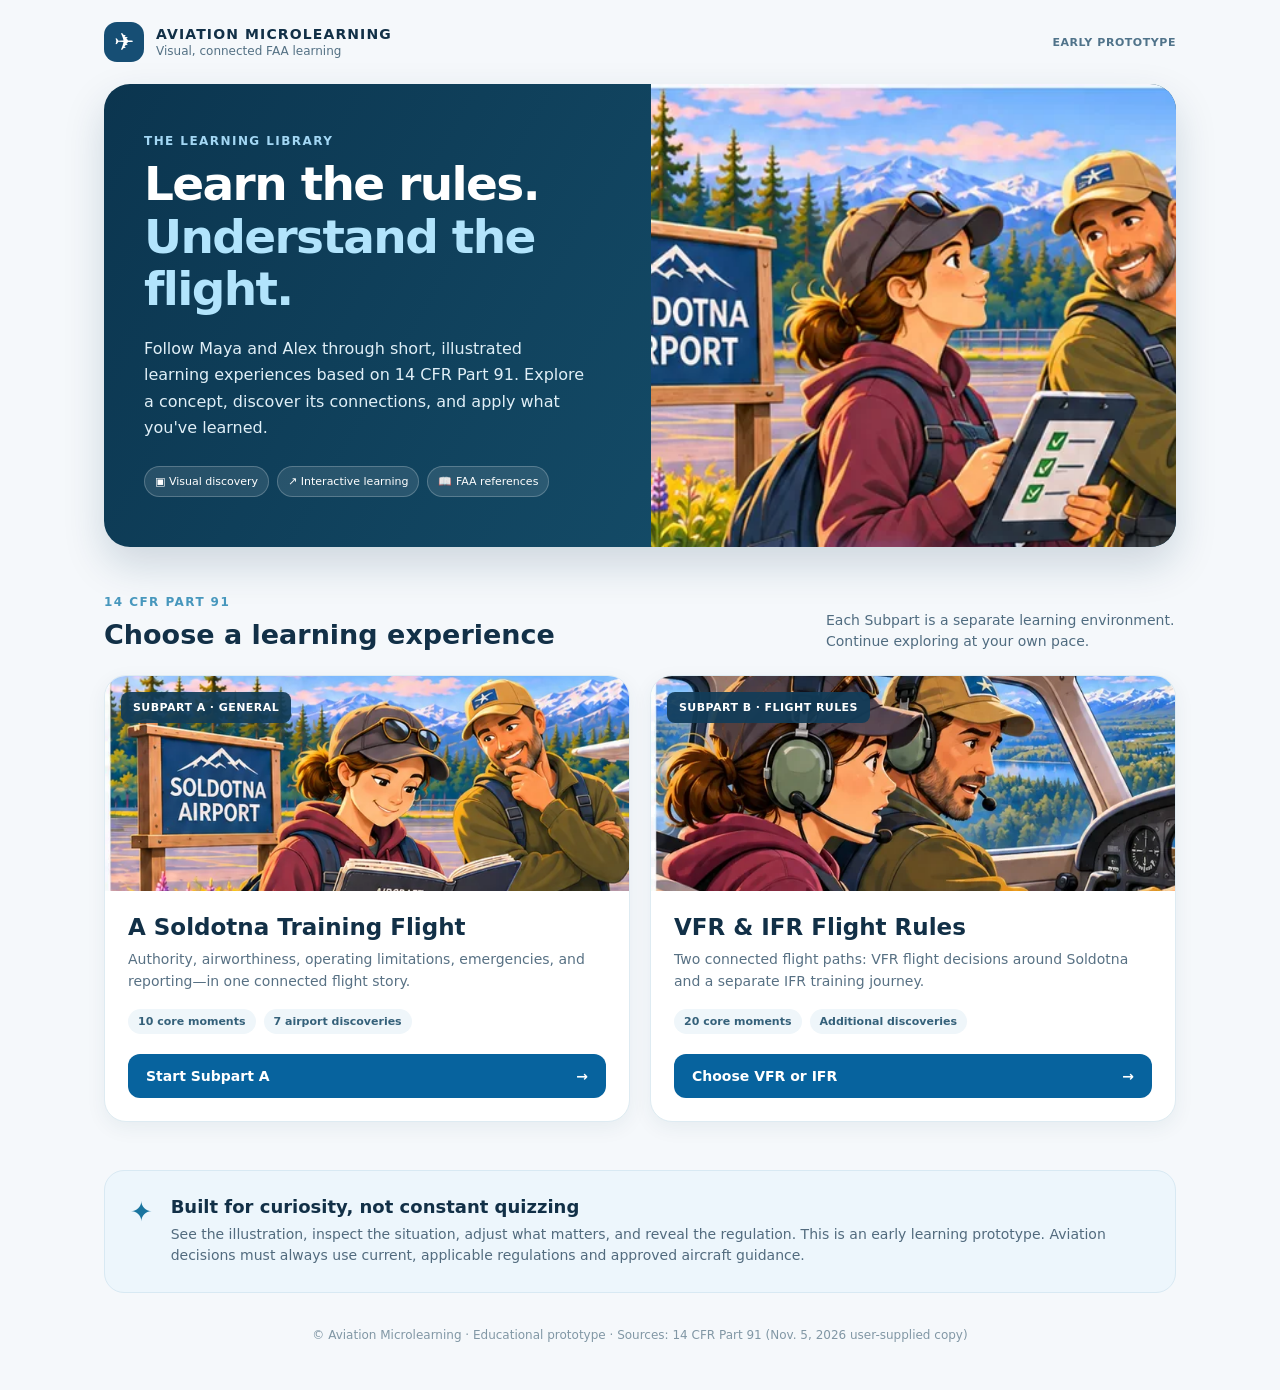
<file: index.html>
<!doctype html>
<html lang="en"><head>
<meta charset="utf-8" /><meta name="viewport" content="width=device-width,initial-scale=1,viewport-fit=cover" />
<meta name="theme-color" content="#0c3047" /><meta name="apple-mobile-web-app-capable" content="yes"/>
<meta name="apple-mobile-web-app-title" content="Aviation Learn"/>
<meta name="description" content="Visual aviation microlearning built around FAA publications and regulations."/>
<link rel="manifest" href="manifest.webmanifest"/><link rel="apple-touch-icon" href="assets/icon-192.png"/>
<link rel="icon" href="assets/icon-192.png"/><link rel="stylesheet" href="styles.css"/>
<title>Aviation Microlearning · Learning Library</title>
</head><body>
<header class="top"><div class="brand"><span class="plane" aria-hidden="true">✈</span><div><strong>AVIATION MICROLEARNING</strong><small>Visual, connected FAA learning</small></div></div><span class="version">EARLY PROTOTYPE</span></header>
<main class="main">
<section class="hero"><div class="hero-copy"><p class="eyebrow">THE LEARNING LIBRARY</p><h1>Learn the rules.<br><em>Understand the flight.</em></h1><p>Follow Maya and Alex through short, illustrated learning experiences based on 14 CFR Part 91. Explore a concept, discover its connections, and apply what you've learned.</p><div class="pillline"><span>▣ Visual discovery</span><span>↗ Interactive learning</span><span>📖 FAA references</span></div></div><img class="hero-art" src="assets/soldotna-cover.webp" alt="Illustrated scene of Maya, instructor Alex and a Cessna 172 at Soldotna Airport"/></section>
<section aria-labelledby="courses" class="courses"><div class="section-head"><div><p class="eyebrow">14 CFR PART 91</p><h2 id="courses">Choose a learning experience</h2></div><p>Each Subpart is a separate learning environment. Continue exploring at your own pace.</p></div>
<div class="cards"><article class="course"><div class="cover"><img src="part91/subpart-a/assets/scene-04.webp" alt="Maya checking aircraft maintenance records" loading="lazy"/><span class="tag">SUBPART A · GENERAL</span></div><div class="course-body"><h3>A Soldotna Training Flight</h3><p>Authority, airworthiness, operating limitations, emergencies, and reporting—in one connected flight story.</p><div class="meta"><span>10 core moments</span><span>7 airport discoveries</span></div><a class="cta" href="part91/subpart-a/">Start Subpart A <span>→</span></a></div></article>
<article class="course"><div class="cover"><img src="assets/b-cover.webp" alt="Illustrated flight scene for flight rules learning" loading="lazy"/><span class="tag">SUBPART B · FLIGHT RULES</span></div><div class="course-body"><h3>VFR & IFR Flight Rules</h3><p>Two connected flight paths: VFR flight decisions around Soldotna and a separate IFR training journey.</p><div class="meta"><span>20 core moments</span><span>Additional discoveries</span></div><a class="cta" href="part91/subpart-b/">Choose VFR or IFR <span>→</span></a></div></article></div>
</section>
<section class="note"><div class="note-icon" aria-hidden="true">✦</div><div><h2>Built for curiosity, not constant quizzing</h2><p>See the illustration, inspect the situation, adjust what matters, and reveal the regulation. This is an early learning prototype. Aviation decisions must always use current, applicable regulations and approved aircraft guidance.</p></div></section>
<footer>© Aviation Microlearning · Educational prototype · Sources: 14 CFR Part 91 (Nov. 5, 2026 user-supplied copy)</footer>
</main><script src="site.js" defer></script></body></html>
</file>
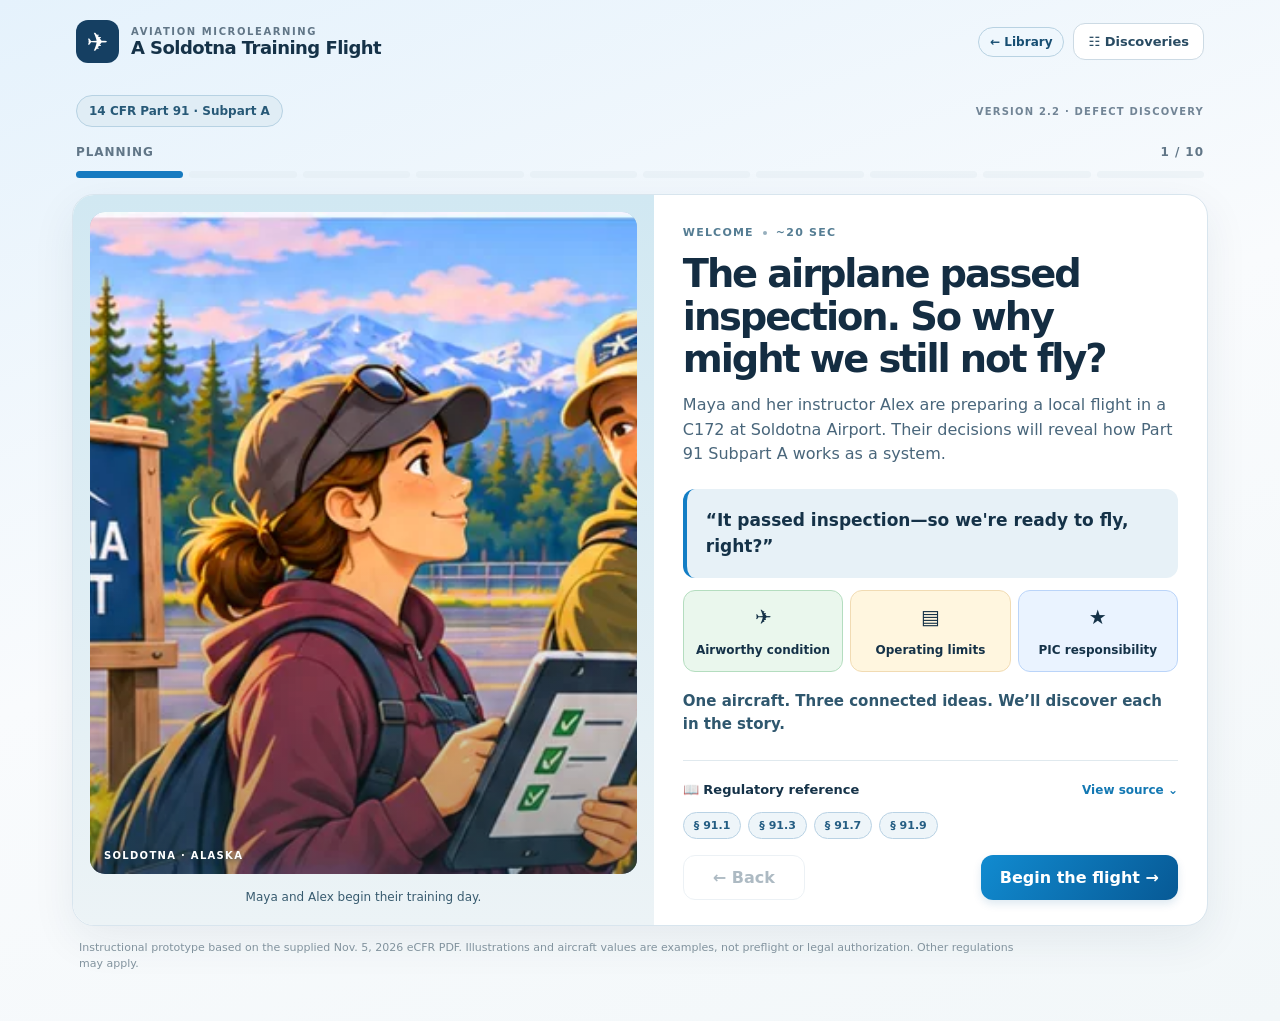
<file: part91/subpart-a/index.html>
<!doctype html>
<html lang="en">
<head>
  <meta charset="utf-8">
  <meta name="viewport" content="width=device-width, initial-scale=1, viewport-fit=cover">
  <meta name="theme-color" content="#102e47">
  <meta name="description" content="A visual microlearning prototype for 14 CFR Part 91, Subpart A, following Maya and Alex at Soldotna Airport.">
  <meta name="apple-mobile-web-app-capable" content="yes">
  <meta name="apple-mobile-web-app-status-bar-style" content="default">
  <link rel="manifest" href="manifest.webmanifest">
  <link rel="apple-touch-icon" href="assets/icon-192.png">
  <link rel="icon" href="assets/icon-192.png">
  <link rel="stylesheet" href="styles.css">
  <title>A Soldotna Training Flight · Aviation Microlearning</title>
<style>.library-link{border:1px solid #b8d2e2;border-radius:20px;padding:7px 11px;font-size:12px;font-weight:700;color:#174e72;text-decoration:none;white-space:nowrap;background:#eff7fd}@media(max-width:420px){.library-link{padding:6px 7px;font-size:10px}}</style></head>
<body>
  <div class="app-shell">
    <header class="app-header">
      <div class="brand"><div class="brand-logo" aria-hidden="true">✈</div><div><small>AVIATION MICROLEARNING</small><strong>A Soldotna Training Flight</strong></div></div>
      <div class="header-actions"><a href="../../" class="library-link" aria-label="Back to aviation microlearning library">← Library</a><button id="install" class="ghost install-btn" hidden>Install app</button><button id="discoveries-btn" class="outline compact" aria-label="Open airport discoveries">☷ <span>Discoveries</span></button></div>
    </header>
    <main class="main">
      <div class="masthead"><div class="pill">14 CFR Part 91 · Subpart A</div><span class="version-label">VERSION 2.2 · DEFECT DISCOVERY</span></div>
      <section class="lesson-top" aria-label="Lesson progress"><div class="lesson-top-label"><span id="phase-label">THE TRAINING FLIGHT</span><span id="count-label">1 / 10</span></div><div id="progress-steps" class="progress-steps"></div></section>
      <section class="lesson-grid">
        <div class="visual-pane">
          <div class="illustration" id="illustration"><img id="scene-image" src="assets/scene-01.webp" alt="Illustration of Maya and instructor Alex at the airport"><div class="visual-label" id="scene-picture-label">SOLDOTNA · ALASKA</div></div>
          <div id="artwork-caption" class="artwork-caption">Maya and Alex prepare for a local training flight.</div>
          <div class="aircraft-specimen" id="aircraft-specimen" hidden>
            <svg viewBox="0 0 450 170" role="img" aria-label="Simplified Cessna 172 front-view diagram with a single two-blade propeller">
              <defs><linearGradient id="wingfade" x1="0" x2="1"><stop stop-color="#eaf2f8"/><stop offset="1" stop-color="#b7d1e4"/></linearGradient></defs>
              <path d="M18 41 Q225 17 432 41 L432 55 Q225 45 18 55 Z" fill="url(#wingfade)" stroke="#547388" stroke-width="3"/>
              <path d="M105 49 L188 108 M345 49 L262 108" stroke="#96b1c2" stroke-width="7" stroke-linecap="round"/>
              <path d="M181 36 Q225 28 269 36 L283 119 Q225 145 167 119 Z" fill="#f5f8fa" stroke="#567287" stroke-width="3"/>
              <path d="M197 46 L253 46 L259 80 L191 80Z" fill="#487f9d"/>
              <path d="M197 121 L191 145 M253 121 L259 145" stroke="#556b7b" stroke-width="7" stroke-linecap="round"/>
              <circle cx="191" cy="150" r="11" fill="#263f50"/><circle cx="259" cy="150" r="11" fill="#263f50"/>
              <rect x="212" y="123" width="26" height="16" rx="7" fill="#e8eff3" stroke="#587081" stroke-width="2"/>
              <path d="M211 36 C205 16 203 0 215 -3 Q228 10 226 35 C237 62 245 80 233 90 Q220 76 224 49Z" transform="translate(0 17)" fill="#304b5d" stroke="#19384e" stroke-width="2"/>
              <circle cx="225" cy="59" r="11" fill="#dbe7ed" stroke="#50697a" stroke-width="3"/>
              <text x="225" y="166" text-anchor="middle" fill="#547388" font-size="11">Training schematic · two-blade, nose-mounted prop</text>
            </svg>
          </div>
        </div>
        <div class="learning-pane">
          <div class="scene-meta"><span id="story-phase">THE STORY</span><span class="dot" aria-hidden="true"></span><span id="duration">~25 SEC</span></div>
          <h1 id="scene-title">The airplane passed inspection. So why might we still not fly?</h1>
          <p class="scene-narrative" id="scene-narrative"></p>
          <div id="interactive" class="interactive"></div>
          <section class="reg-panel" aria-label="Regulatory source"><div class="reg-head"><span>📖 Regulatory reference</span><button class="reg-toggle" id="ref-toggle" aria-expanded="false">View source <span aria-hidden="true">⌄</span></button></div><div id="reg-chips" class="reg-chips"></div><div id="ref-detail" class="ref-detail" hidden></div></section>
          <div class="nav-actions"><button id="back" class="outline nav-button">← Back</button><button id="next" class="primary nav-button">Continue →</button></div>
        </div>
      </section>
      <div class="foot-note">Instructional prototype based on the supplied Nov. 5, 2026 eCFR PDF. Illustrations and aircraft values are examples, not preflight or legal authorization. Other regulations may apply.</div>
    </main>
  </div>
  <dialog id="discoveries-dialog" class="discoveries-dialog"><div class="dialog-header"><div><small>SUBPART A · AIRPORT DISCOVERIES</small><h2>Explore beyond the training flight</h2></div><button id="close-dialog" class="outline compact">Close ✕</button></div><p class="secondary">Seven short side stories cover sections that don't naturally fit Maya and Alex's C172 flight. Every substantive section in Subpart A has a place.</p><div id="discovery-list" class="discovery-list"></div><div id="discovery-detail" class="discovery-detail" hidden></div></dialog>
  <script src="app.js" defer></script>
</body>
</html>
</file>
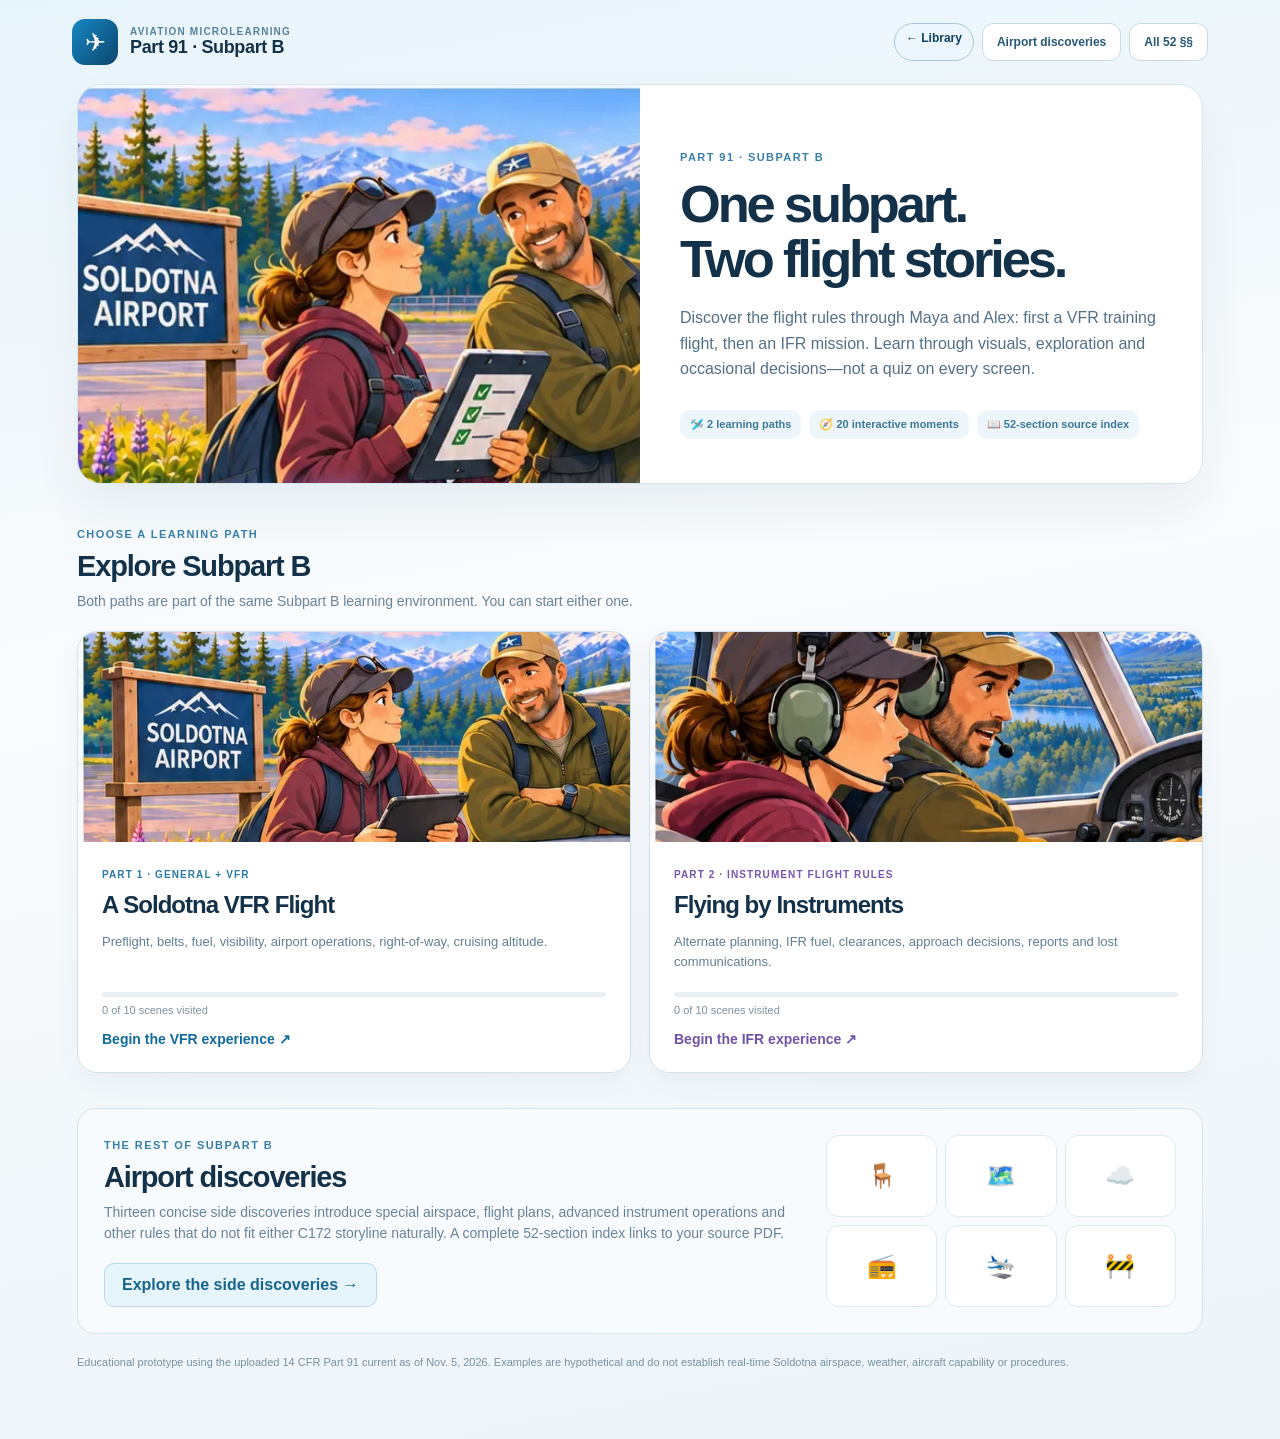
<file: part91/subpart-b/index.html>
<!doctype html><html lang="en"><head><meta charset="utf-8"><meta name="viewport" content="width=device-width,initial-scale=1,viewport-fit=cover"><meta name="theme-color" content="#0a4165"><meta name="apple-mobile-web-app-capable" content="yes"><meta name="apple-mobile-web-app-status-bar-style" content="default"><meta name="apple-mobile-web-app-title" content="Flight Rules"><meta name="description" content="An illustrated two-part microlearning experience for 14 CFR Part 91 Subpart B: VFR and IFR."><link rel="manifest" href="manifest.webmanifest"><link rel="icon" href="assets/icon-192.png"><link rel="apple-touch-icon" href="assets/icon-192.png"><link rel="stylesheet" href="styles.css"><title>Flight Rules · Aviation Microlearning</title><style>.library-link{border:1px solid #a9c8da;border-radius:20px;padding:7px 11px;font-size:12px;font-weight:700;color:#0e4361;text-decoration:none;white-space:nowrap;background:#edf6fc}@media(max-width:500px){.library-link{font-size:10px;padding:6px}}</style></head>
<body><header class="topbar"><button class="brand" id="go-home" aria-label="Return to learning paths"><span class="brandicon">✈</span><span><small>AVIATION MICROLEARNING</small><b>Part 91 · Subpart B</b></span></button><div class="topactions"><a href="../../" class="library-link" aria-label="Back to aviation microlearning library">← Library</a><button id="discoveries-nav" class="outline">Airport discoveries</button><button id="rules-nav" class="outline">All 52 §§</button></div></header>
<main id="app" class="app" aria-live="polite"></main>
<dialog id="panel" aria-label="Subpart B discoveries and regulations"><div class="dialogtop"><h2 id="panel-title">Discoveries</h2><button id="panel-close" aria-label="Close panel" class="outline">✕ Close</button></div><div id="panel-body"></div></dialog>
<script src="rules-data.js"></script><script src="app.js" defer></script></body></html>
</file>
<file: styles.css>
*{box-sizing:border-box}html{background:#f5f8fb}body{margin:0;color:#123047;font-family:system-ui,-apple-system,BlinkMacSystemFont,"Segoe UI",sans-serif}a{color:inherit}.top{max-width:1120px;margin:auto;padding:22px 24px;display:flex;align-items:center;justify-content:space-between}.brand{display:flex;gap:12px;align-items:center}.brand strong{display:block;font-size:14px;letter-spacing:.08em}.brand small{display:block;font-size:12px;color:#547184;margin-top:2px}.plane{height:40px;width:40px;background:#164e74;color:#fff;border-radius:13px;display:grid;place-items:center;font-size:24px}.version{font-size:11px;color:#50738a;letter-spacing:.05em;font-weight:700}.main{max-width:1120px;margin:auto;padding:0 24px 48px}.hero{display:grid;grid-template-columns:1fr 1fr;gap:22px;align-items:stretch;min-height:380px;border-radius:26px;overflow:hidden;background:linear-gradient(120deg,#0b354f,#195875);box-shadow:0 18px 40px #0d36512b}.hero-copy{padding:50px 40px;color:white}.eyebrow{color:#4797bd;font-size:12px;font-weight:800;letter-spacing:.12em;margin:0 0 10px}.hero .eyebrow{color:#a3d7f4}h1{font-size:clamp(29px,4vw,47px);line-height:1.12;letter-spacing:-.035em;margin:0 0 20px}h1 em{font-style:normal;color:#b2e4fc}.hero-copy>p:not(.eyebrow){font-size:16px;line-height:1.65;color:#e0eff7}.pillline{display:flex;gap:8px;flex-wrap:wrap;margin-top:25px}.pillline span{font-size:11px;background:#ffffff1b;border:1px solid #ffffff38;padding:8px 10px;border-radius:100px}.hero-art{width:100%;height:100%;min-height:380px;object-fit:cover;object-position:center}.courses{margin:48px 0}.section-head{display:flex;justify-content:space-between;align-items:end;gap:24px;margin-bottom:23px}.section-head h2{font-size:27px;line-height:1.2;margin:0}.section-head>p{max-width:350px;font-size:14px;line-height:1.5;color:#506c80;margin:0}.cards{display:grid;grid-template-columns:repeat(2,minmax(0,1fr));gap:20px}.course{background:white;border:1px solid #deebf2;border-radius:22px;overflow:hidden;box-shadow:0 6px 20px #0d3d5710;display:flex;flex-direction:column}.cover{position:relative;height:215px;overflow:hidden}.cover img{width:100%;height:100%;object-fit:cover;object-position:center 39%;display:block}.tag{position:absolute;top:16px;left:16px;background:#123c58eb;color:white;font-size:11px;padding:9px 12px;border-radius:8px;font-weight:700;letter-spacing:.04em}.course-body{padding:23px;display:flex;flex:1;flex-direction:column}.course h3{font-size:23px;margin:0 0 8px}.course p{font-size:14px;line-height:1.6;color:#587184;margin:0 0 16px}.meta{display:flex;flex-wrap:wrap;gap:8px;margin-top:auto;margin-bottom:20px}.meta span{background:#eff6fa;border-radius:100px;padding:6px 10px;font-size:11px;font-weight:700;color:#35617a}.cta{background:#07639e;color:#fff;padding:14px 18px;border-radius:12px;text-decoration:none;font-size:14px;font-weight:750;display:flex;justify-content:space-between}.cta:hover,.cta:focus-visible{background:#084c7a}.note{background:#edf6fc;display:flex;align-items:start;gap:18px;border-radius:20px;padding:25px;border:1px solid #d8e9f3}.note-icon{font-size:27px;color:#1a759f}.note h2{font-size:18px;margin:0 0 7px}.note p{font-size:14px;line-height:1.55;color:#526b7e;margin:0}footer{font-size:12px;color:#8197a5;text-align:center;margin-top:35px}@media(max-width:760px){.top{padding:16px}.main{padding:0 13px 36px}.version{display:none}.hero{display:flex;flex-direction:column-reverse;gap:0}.hero-art{height:220px;min-height:0}.hero-copy{padding:26px 23px}.hero-copy>p:not(.eyebrow){font-size:14px}.section-head{display:block}.section-head>p{margin-top:9px}.cards{grid-template-columns:1fr}.courses{margin:34px 0}.cover{height:180px}.note{padding:20px}.brand strong{font-size:12px}}
</file>
<file: part91/subpart-a/styles.css>
:root{--ink:#153248;--deep:#102e47;--blue:#137ec5;--blue2:#176cac;--line:#d6e2eb;--muted:#617687;--surface:#fff;--cream:#f6f9fb;--good:#19794f;--bad:#ae3a38;--shadow:0 14px 44px #18344b13;font-family:system-ui,-apple-system,BlinkMacSystemFont,"Segoe UI",sans-serif;color:var(--ink);background:#eaf2f6}*{box-sizing:border-box}body{margin:0;min-height:100vh;background:linear-gradient(160deg,#e5f2fc,#f9fbfd 48%,#f2f7f9)}button,input{font:inherit}button{cursor:pointer}button:disabled{opacity:.38;cursor:not-allowed}button:focus-visible,[tabindex]:focus-visible{outline:3px solid #e5a62c;outline-offset:3px}.app-shell{min-height:100vh}.app-header{max-width:1180px;margin:auto;padding:20px 26px;display:flex;align-items:center;justify-content:space-between;gap:12px}.brand{display:flex;align-items:center;gap:12px}.brand-logo{width:43px;height:43px;display:grid;place-items:center;border-radius:12px;background:#153f62;color:white;font-size:26px}.brand small{display:block;font-size:10px;letter-spacing:.16em;color:var(--muted);font-weight:750}.brand strong{display:block;font-size:18px;letter-spacing:-.03em}.header-actions{display:flex;align-items:center;gap:9px}.main{max-width:1180px;margin:0 auto;padding:0 22px 35px}.masthead{display:flex;align-items:center;justify-content:space-between;gap:12px;margin:12px 4px 18px}.pill{font-size:12px;font-weight:760;background:#e0edf5;border:1px solid #b7d2e3;border-radius:99px;padding:8px 12px;color:#275977}.version-label{color:#728596;font-size:10px;font-weight:760;letter-spacing:.12em}.lesson-top{padding:0 4px 16px}.lesson-top-label{display:flex;justify-content:space-between;color:var(--muted);font-size:12px;font-weight:780;letter-spacing:.08em;margin-bottom:12px}.progress-steps{display:grid;grid-template-columns:repeat(10,1fr);gap:6px}.step-tick{height:7px;border-radius:8px;background:#dce6ed;border:0;padding:0;position:relative}.step-tick.done{background:#9ac9e7}.step-tick.active{background:#167ac0}.step-tick:focus-visible{outline-offset:5px}.lesson-grid{display:grid;grid-template-columns:minmax(0,1.05fr) minmax(360px,1fr);align-items:stretch;gap:0;background:#fff;border:1px solid #d8e5ee;border-radius:22px;overflow:hidden;box-shadow:var(--shadow)}.visual-pane{background:linear-gradient(180deg,#d1e8f2,#ecf3f6);padding:17px;display:flex;flex-direction:column;gap:12px;justify-content:space-between}.illustration{min-height:435px;flex:1;border-radius:15px;position:relative;overflow:hidden;background:#97bbd2}.illustration img{width:100%;height:100%;position:absolute;inset:0;object-fit:cover;object-position:center 50%;filter:saturate(1.02)}.illustration::after{content:"";position:absolute;inset:53% 0 0;background:linear-gradient(transparent,#123d4a55);pointer-events:none}.visual-label{position:absolute;bottom:13px;left:14px;color:#fff;font-size:10px;font-weight:850;letter-spacing:.13em;text-shadow:0 2px 4px #143749a8;z-index:2}.artwork-caption{font-size:12px;color:#385b6f;text-align:center;padding:4px 2px}.aircraft-specimen{background:#fff9;border:1px solid #c5dce7;border-radius:12px;padding:4px;max-height:172px;overflow:hidden}.aircraft-specimen svg{width:100%;max-height:162px}.learning-pane{padding:31px 29px 25px;display:flex;flex-direction:column;min-height:640px}.scene-meta{display:flex;align-items:center;gap:9px;font-size:11px;color:#557d93;font-weight:850;letter-spacing:.11em}.dot{height:4px;width:4px;background:#97afbd;border-radius:50%}.learning-pane h1{font-weight:850;letter-spacing:-.055em;line-height:1.11;font-size:clamp(27px,3vw,40px);margin:14px 0 12px;color:#142d42}.scene-narrative{font-size:16px;line-height:1.55;color:#49667b;margin:0 0 22px}.interactive{display:flex;flex-direction:column;gap:12px;flex:1}.prompt{font-weight:800;font-size:15px;margin:0}.story-quote{font-size:17px;line-height:1.5;background:#e7f1f7;border-radius:12px;padding:19px;border-left:4px solid var(--blue);font-weight:650}.choice-list{display:grid;gap:10px}.choice{background:#f8fbfd;color:var(--ink);border:1px solid #cbdce7;border-radius:12px;display:flex;align-items:center;gap:12px;padding:13px;text-align:left;font-weight:620;font-size:14px;line-height:1.35}.choice:hover,.tap-card:hover{border-color:#6db3df;background:#eef7fc}.choice.selected{border-color:#1683ca;background:#e8f5fd}.choice.good{border-color:#58a580;background:#effbf4}.choice.bad{border-color:#d49b87;background:#fff0ed}.choice .choice-icon{display:grid;place-items:center;font-size:17px;color:#537c94;border-radius:50%;background:#e5eff6;height:29px;width:29px;flex:0 0 29px}.feedback{border-radius:12px;padding:14px 16px;font-size:14px;line-height:1.48;background:#eaf5fb;color:#214762;border:1px solid #bad8ea}.feedback.good{background:#ebf7f0;border-color:#c1e5cd;color:#205d43}.feedback.warn{background:#fff4ee;border-color:#f0d1bd;color:#8c4535}.stack{display:grid;gap:12px}.micro-map{display:grid;grid-template-columns:repeat(3,1fr);gap:7px}.concept-node{background:#e9f4f9;border:1px solid #c6dce9;border-radius:12px;min-height:82px;display:grid;place-items:center;padding:10px 7px;text-align:center;font-size:12px;font-weight:760;line-height:1.25}.concept-node b{font-size:20px;display:block;margin-bottom:5px}.concept-node.green{background:#eaf7ed;border-color:#b4ddbf}.concept-node.yellow{background:#fff6df;border-color:#f1dbb3}.concept-node.blue{background:#eaf3ff;border-color:#bad4f9}.tap-card{border:1px solid #cbdce7;background:#f8fbfd;color:var(--ink);border-radius:13px;padding:15px;text-align:left}.tap-card strong{display:block}.tap-card small{display:block;color:var(--muted);margin-top:4px;line-height:1.35}.tap-card.active{background:#e7f4ff;border-color:#4ba3d6}.primary{border:none;background:linear-gradient(125deg,#118bd0,#075995);border-radius:12px;color:white;font-weight:780;padding:13px 19px;box-shadow:0 4px 8px #095d9922}.primary:hover:not(:disabled){filter:brightness(1.09)}.outline,.ghost{background:#fff;border:1px solid #ccdae4;color:#294b62;border-radius:12px;padding:12px 17px;font-weight:750}.ghost{border-color:transparent;background:#eaf3f8}.compact{padding:10px 14px;font-size:13px}.nav-actions{display:flex;justify-content:space-between;gap:12px;margin-top:16px}.nav-button{min-width:122px}.reg-panel{margin-top:24px;border-top:1px solid #e0e9ee;padding-top:16px}.reg-head{display:flex;align-items:center;justify-content:space-between;gap:12px;font-size:13px;font-weight:780}.reg-toggle{border:none;background:transparent;color:#1378b3;font-size:12px;font-weight:800;padding:6px 0}.reg-chips{display:flex;gap:7px;flex-wrap:wrap;margin-top:9px}.reg-chip{border:1px solid #b9d2e4;background:#eef5f9;color:#245d83;border-radius:20px;padding:6px 10px;font-size:11px;font-weight:850}.ref-detail{font-size:12px;line-height:1.53;background:#f5f9fb;border:1px solid #e1eaf0;border-radius:12px;margin-top:12px;padding:13px}.source-item{padding:11px 0;border-bottom:1px solid #dbe7ed}.source-item:last-child{border-bottom:none}.source-item q{display:block;color:#3a5669;margin:5px 0 6px}.source-item a{font-weight:750;color:#166d9d}.foot-note{max-width:950px;color:#82939e;font-size:11px;line-height:1.45;margin:14px 7px}.range-card{padding:17px;background:#f2f8fb;border-radius:14px;border:1px solid #c5dce9}.range-number{font-size:33px;font-weight:900;letter-spacing:-.05em;color:#185b83}.range-card input[type=range]{width:100%;accent-color:#167fc4;cursor:pointer}.range-stats{display:flex;justify-content:space-between;margin-top:10px;color:#57758a;font-size:13px;gap:6px}.range-stats b{color:#173c59}.status-strip{display:flex;gap:7px;flex-wrap:wrap}.status{background:#eaf5ef;border:1px solid #bde0c9;color:#236b4c;padding:8px 10px;border-radius:10px;font-weight:780;font-size:12px}.status.alert{background:#fdf1ec;border-color:#efcebe;color:#a04a30}.discoveries-dialog{max-width:720px;width:calc(100% - 26px);max-height:88vh;overflow:auto;border:1px solid #bcd6e5;box-shadow:0 30px 90px #06233744;border-radius:19px;padding:22px;color:var(--ink)}.discoveries-dialog::backdrop{background:#142e407f;backdrop-filter:blur(4px)}.dialog-header{display:flex;align-items:start;justify-content:space-between;gap:12px}.dialog-header small{font-size:11px;font-weight:830;letter-spacing:.12em;color:#4682a3}.dialog-header h2{margin:6px 0;font-size:22px;letter-spacing:-.035em}.secondary{color:#5c7687;font-size:14px;line-height:1.5}.discovery-list{display:grid;grid-template-columns:repeat(2,1fr);gap:10px;margin:20px 0}.discovery-detail{padding:16px;border:1px solid #bdd4e3;background:#f2f8fc;border-radius:14px;margin-top:16px}.discovery-detail h3{margin:0 0 8px}.discovery-detail p{line-height:1.55}.subtly{font-size:12px;color:#6d879a}.completion-title{font-size:24px;font-weight:850;color:#176da3}.done-stamp{display:inline-flex;align-items:center;gap:7px;color:#167b56;font-weight:800;background:#eaf7ef;padding:10px 13px;border-radius:10px}.inspect-graphic{background:#f0f7fb;border:1px solid #c6dce9;border-radius:12px;min-height:180px;display:grid;place-items:center;position:relative;overflow:hidden}.inspect-graphic svg{width:min(100%,350px)}.inspect-target{position:absolute;top:44%;left:58%;transform:translate(-50%,-50%);background:#d74340;color:#fff;border:3px solid #fff;border-radius:50%;width:56px;height:56px;font-weight:900;font-size:20px;box-shadow:0 0 0 8px #d7434033}.hidden{display:none!important}@media(max-width:890px){.app-header{padding:15px}.main{padding:0 12px 25px}.lesson-grid{grid-template-columns:1fr}.visual-pane{padding:10px;gap:7px}.illustration{min-height:250px;height:min(45vw,350px);flex:none}.learning-pane{padding:24px 21px;min-height:0}.aircraft-specimen{display:none}.artwork-caption{font-size:11px}.learning-pane h1{font-size:clamp(25px,5vw,37px)}.version-label{display:none}}@media(max-width:480px){.app-header{padding:11px 12px}.brand-logo{width:34px;height:34px;font-size:22px;border-radius:9px}.brand strong{font-size:14px}.brand small{font-size:8px}.header-actions .install-btn{display:none}.header-actions span{display:none}.masthead{margin:7px 4px 14px}.illustration{height:225px}.learning-pane{padding:20px 17px}.learning-pane h1{font-size:28px}.scene-narrative{font-size:14px;margin-bottom:17px}.discovery-list{grid-template-columns:1fr}.nav-button{min-width:100px}.micro-map{gap:5px}.concept-node{min-height:78px;padding:7px 4px}.brand{gap:7px}}@media(prefers-reduced-motion:no-preference){.choice,.tap-card,.primary,.outline{transition:background .15s,border .15s,filter .15s}.illustration img{transition:opacity .2s}} 

/* Subpart A refinement: meaningful visual explanations, not ten quizzes. */
.visual-proof{background:linear-gradient(155deg,#f0f7fb,#e7f2f8);border:1px solid #c7dce9;border-radius:16px;padding:20px;min-height:210px;display:flex;flex-direction:column;justify-content:center;gap:10px}
.takeaway-line{margin:6px 0 0;font-size:15px;line-height:1.52;font-weight:650;color:#2f576e}
.scope-inputs{display:flex;gap:7px;justify-content:center;flex-wrap:wrap}
.scope-inputs span{padding:10px;background:white;border:1px solid #b5d2e3;border-radius:12px;font-size:12px;font-weight:780;animation:rise-in .5s both}
.scope-inputs span:nth-child(2){animation-delay:.2s}.scope-inputs span:nth-child(3){animation-delay:.4s}
.flow-down{text-align:center;font-size:24px;color:#247aa6;animation:rise-in .5s .55s both}
.scope-result{text-align:center;background:#dcefe4;border:1px solid #a8d5b9;border-radius:13px;padding:16px;display:grid;gap:3px;animation:rise-in .5s .8s both}
.scope-kicker{font-size:10px;letter-spacing:.14em;color:#377657;font-weight:850}.scope-result strong{font-size:25px;color:#165c3c}.scope-result small{font-size:12px;color:#437d61}
.stagger-map .concept-node{animation:rise-in .5s both}.stagger-map .concept-node:nth-child(2){animation-delay:.14s}.stagger-map .concept-node:nth-child(3){animation-delay:.28s}
.role-compare,.report-compare{display:grid;grid-template-columns:repeat(2,minmax(0,1fr));gap:11px}
.role-panel,.report-panel{background:#f6fafc;border:1px solid #c2dce9;border-radius:13px;padding:15px 10px;display:flex;flex-direction:column;gap:5px;align-items:center;text-align:center;min-height:157px;color:#183e56}
.role-panel.picked,.report-panel.picked{border:2px solid #2583b3;background:#e9f6fd}.role-panel strong,.report-panel strong{font-size:16px}.role-panel small,.report-panel small{font-size:12px;color:#536f80}.role-illustration{display:grid;place-items:center;width:52px;height:52px;border-radius:50%;background:#d8eaf6;font-size:25px;margin-bottom:6px}
.role-bridge{display:flex;align-items:center;justify-content:center;gap:11px;padding:12px;background:#fff4dc;border-radius:12px;color:#6b4e1c;font-size:13px;font-weight:800}.role-bridge b{font-size:23px}
.logbook-demo{min-height:230px;display:grid;grid-template-columns:1fr 1fr;align-items:center;gap:16px}.logbook-page,.condition-card{background:#fff;border:1px solid #bbd4e3;box-shadow:0 5px 12px #24456212;border-radius:10px;padding:15px 9px;min-height:145px;display:flex;flex-direction:column;gap:9px;justify-content:center;align-items:center;text-align:center}.logbook-page{transform:rotate(-3deg);animation:logbook-appear .6s both}.logbook-page span,.condition-card span{font-size:10px;letter-spacing:.06em;color:#49758d;font-weight:750}.logbook-page strong,.condition-card strong{font-size:16px}.logbook-page em{font-style:normal;font-size:12px;font-weight:850;color:#14673e;background:#e2f4e9;padding:6px;border-radius:7px}.condition-card em{font-style:normal;font-size:10px;font-weight:850;color:#8b5831;background:#fff0dd;padding:6px;border-radius:7px}.condition-compare{position:relative;animation:rise-in .6s .55s both}.comparison-arrow{position:absolute;left:-19px;top:47%;font-weight:900;font-size:26px;color:#bd7c36;z-index:3}
.connection-flow{padding:14px;border-radius:15px;background:#edf6fb;border:1px solid #c4dce9;display:flex;flex-direction:column;align-items:stretch}.connection-step{display:flex;align-items:center;gap:12px;background:white;border-radius:12px;border:1px solid #c9dfea;padding:13px;animation:rise-in .5s both}.connection-step:nth-of-type(3){animation-delay:.45s}.connection-step:nth-of-type(5){animation-delay:.9s}.connection-symbol{flex:0 0 38px;width:38px;height:38px;border-radius:50%;background:#dff1e6;color:#24714c;display:grid;place-items:center;font-size:22px;font-weight:850}.connection-step strong,.connection-step small{display:block}.connection-step strong{font-size:15px}.connection-step small{font-size:12px;color:#59788b;margin-top:4px}.connect-line{height:24px;width:3px;background:#5c9cc1;margin:0 0 0 30px;transform-origin:top;animation:grow-line .35s .3s both}.connect-line:nth-of-type(4){animation-delay:.75s}
.report-panel{min-height:178px}.report-panel>span{font-size:27px}.report-panel em{font-style:normal;font-size:11px;line-height:1.35;background:#e8f3fa;border-radius:7px;padding:6px;margin-top:auto}
.weight-bar{position:relative;margin-top:18px;background:#dceaf2;height:22px;border-radius:20px;overflow:hidden;border:1px solid #aac8da}.weight-fill{height:100%;background:linear-gradient(90deg,#e6b459,#c96145);border-radius:20px;transition:width .2s}.weight-fill.within{background:linear-gradient(90deg,#5ba47a,#26775b)}.weight-limit-line{position:absolute;top:0;bottom:0;width:3px;background:#234963;z-index:2}.bar-labels{display:flex;justify-content:space-between;color:#557184;font-size:11px;margin-top:4px}.slider-label{display:block;margin:20px 0 8px;font-size:13px;font-weight:800;color:#2b536d}
@keyframes rise-in{from{opacity:0;transform:translateY(8px)}to{opacity:1;transform:translateY(0)}}@keyframes logbook-appear{from{opacity:0;transform:translateY(12px) rotate(-3deg)}to{opacity:1;transform:translateY(0) rotate(-3deg)}}@keyframes grow-line{from{transform:scaleY(0)}to{transform:scaleY(1)}}
@media(max-width:480px){.visual-proof{padding:13px}.scope-inputs span{font-size:11px;padding:8px}.logbook-demo{gap:10px}.logbook-page,.condition-card{padding:11px 6px;min-height:155px}.logbook-page strong,.condition-card strong{font-size:14px}.comparison-arrow{left:-14px}.role-panel strong,.report-panel strong{font-size:14px}}
@media(prefers-reduced-motion:reduce){.scope-inputs span,.flow-down,.scope-result,.stagger-map .concept-node,.logbook-page,.condition-compare,.connection-step,.connect-line{animation:none!important}.weight-fill{transition:none}}


/* Subpart A visual pass 2: genuine click-to-inspect artwork and crack reveal. */
.defect-art-hotspot{position:absolute;z-index:5;transform:translate(-50%,-50%);width:62px;height:62px;display:grid;place-items:center;border-radius:50%;border:3px solid #fff4be;background:#ffc72f48;color:#fff;box-shadow:0 0 0 8px #ffce3980,0 4px 18px #051b3e8c;animation:defect-pulse 2.2s ease-in-out infinite;cursor:zoom-in}
.defect-art-hotspot span{display:grid;place-items:center;font-size:33px;line-height:1;width:41px;height:41px;border-radius:50%;background:#163b5caa}
.defect-art-hotspot:hover,.defect-art-hotspot:focus-visible{background:#f7b428b3;box-shadow:0 0 0 11px #ffce3970,0 5px 23px #051b3e8c}
.defect-art-hotspot[aria-pressed="true"]{animation:none;background:#e88a32aa;box-shadow:0 0 0 6px #ffce3970,0 4px 18px #051b3e8c}
@keyframes defect-pulse{0%,100%{box-shadow:0 0 0 6px #ffce396b,0 4px 15px #051b3e73}55%{box-shadow:0 0 0 13px #ffce3926,0 4px 15px #051b3e73}}
.inspect-instruction{display:flex;align-items:center;gap:9px;background:#eef6fb;border:1px solid #cae1ef;border-radius:12px;padding:10px 12px;font-size:13px;line-height:1.4}
.inspect-instruction>span:nth-child(2){flex:1}
.inspect-fallback{white-space:nowrap;padding:9px 11px;font-size:12px}
.crack-reveal{margin:0;overflow:hidden;border:2px solid #ddaa46;background:#fff9ec;border-radius:14px;animation:defect-enter .32s ease-out}
.crack-zoom-art{position:relative;overflow:hidden;}
.crack-zoom-art img{display:block;width:100%;aspect-ratio:478/227;object-fit:cover;}
.crack-zoom-label{position:absolute;bottom:9px;left:10px;background:#153d59e8;color:white;font-size:10px;letter-spacing:.1em;font-weight:850;padding:6px 10px;border-radius:7px}
.crack-reveal figcaption{padding:12px 14px;font-size:13px;line-height:1.45;color:#364f60}
.crack-reveal figcaption strong{display:block;font-size:15px;color:#813a28;margin-bottom:4px}
@keyframes defect-enter{from{opacity:0;transform:translateY(10px)}to{opacity:1;transform:translateY(0)}}
@media(max-width:610px){.inspect-instruction{flex-wrap:wrap}.inspect-fallback{width:100%;white-space:normal}.defect-art-hotspot{width:52px;height:52px}.defect-art-hotspot span{width:35px;height:35px;font-size:28px}}
@media(prefers-reduced-motion:reduce){.defect-art-hotspot,.crack-reveal{animation:none}}
</file>
<file: part91/subpart-b/styles.css>
:root{--ink:#133149;--muted:#67859a;--blue:#157cba;--navy:#0e3552;--mist:#edf6fb;--line:#d5e6ee;--white:#fff;--purple:#725cb5;--green:#236847;--orange:#955b26}
*{box-sizing:border-box}html{scroll-behavior:smooth;background:#e7f2f7}body{margin:0;font-family:-apple-system,BlinkMacSystemFont,'Segoe UI',Inter,Arial,sans-serif;color:var(--ink);background:linear-gradient(170deg,#e8f4fb 0%,#f9fbfd 41%,#ecf4f9 100%);min-height:100vh}button{font:inherit;color:inherit;cursor:pointer}button:disabled{opacity:.43;cursor:default}button:focus-visible,a:focus-visible,summary:focus-visible,input:focus-visible{outline:3px solid #72a8df;outline-offset:3px}.topbar{max-width:1180px;margin:auto;display:flex;align-items:center;justify-content:space-between;padding:19px 22px;gap:12px}.brand{display:flex;align-items:center;gap:12px;border:0;background:none;text-align:left;padding:0}.brandicon{width:46px;height:46px;display:grid;place-items:center;border-radius:13px;color:white;font-size:25px;background:linear-gradient(130deg,#1687c5,#0c466c)}.brand small{display:block;letter-spacing:.12em;font-size:10px;color:#56829c;font-weight:850}.brand b{display:block;letter-spacing:-.02em;font-size:18px}.topactions{display:flex;gap:8px}.outline{border:1px solid #c5dce8;background:#fff;border-radius:11px;padding:11px 14px;color:#285977;font-weight:780;font-size:12px}.app{max-width:1160px;margin:0 auto;padding:0 17px 56px}.overline{font-size:11px;font-weight:900;letter-spacing:.13em;color:#397fa8}.home-hero{display:grid;grid-template-columns:50% 50%;min-height:400px;background:#fff;border:1px solid var(--line);border-radius:24px;overflow:hidden;box-shadow:0 22px 45px #18445c12}.hero-image{position:relative;overflow:hidden;background:#cee6f5}.hero-image img{width:100%;height:100%;object-fit:cover;object-position:center;position:absolute;inset:0}.hero-copy{padding:57px 40px 35px;display:flex;flex-direction:column;justify-content:center}.hero-copy h1{font-size:clamp(40px,4.1vw,60px);line-height:1.05;letter-spacing:-.06em;margin:13px 0 19px}.hero-copy p{color:#537186;line-height:1.6;font-size:16px;margin:0}.summarybits{margin-top:28px;display:flex;flex-wrap:wrap;gap:8px}.summarybits span{display:inline-block;padding:8px 10px;border-radius:10px;background:#ecf6fb;font-size:11px;font-weight:800;color:#3d7897}.paths{margin-top:40px}.sectionintro h2,.home-bottom h2{font-size:29px;letter-spacing:-.04em;margin:8px 0 8px}.sectionintro p,.home-bottom p{margin:0;color:#688398;font-size:14px;line-height:1.5}.pathgrid{display:grid;grid-template-columns:repeat(2,1fr);gap:18px;margin-top:19px}.pathcard{background:#fff;text-align:left;border:1px solid #d2e2eb;border-radius:20px;overflow:hidden;box-shadow:0 10px 24px #1c54700d;transition:transform .15s,box-shadow .15s;padding:0}.pathcard:hover{transform:translateY(-2px);box-shadow:0 16px 30px #1c547025}.pathart{height:210px;overflow:hidden;background:#d5e8f0}.pathart img{width:100%;height:100%;object-fit:cover}.pathtext{padding:22px 24px 25px}.path-tag{color:#297aa7;font-size:10px;font-weight:900;letter-spacing:.11em}.ifrcard .path-tag{color:#7655ad}.pathtext h3{font-size:24px;letter-spacing:-.04em;margin:9px 0}.pathtext p{color:#607f92;line-height:1.5;font-size:13px;min-height:40px}.progressbar{height:5px;background:#e8f0f4;border-radius:10px;margin-top:20px}.progressbar span{height:100%;display:block;background:#2e92c8;border-radius:10px}.progressbar.purple span{background:#876dcb}.pathtext small{display:block;color:#7b91a1;font-size:11px;margin:7px 0 15px}.pathtext>b{display:block;color:#116b9d;font-size:14px}.ifrcard .pathtext>b{color:#7153aa}.home-bottom{margin:35px 0 20px;padding:26px;border-radius:18px;border:1px solid #d1e5ef;display:grid;grid-template-columns:2fr 1fr;gap:22px;background:#f7fbfd}.button-light{margin-top:19px;display:inline-block;border:1px solid #bad7e8;border-radius:10px;background:#e6f4fc;padding:12px 17px;font-weight:800;color:#18658d}.mosaic{display:grid;grid-template-columns:repeat(3,1fr);gap:8px}.mosaic span{background:white;border:1px solid #dbebf2;border-radius:13px;display:grid;place-items:center;font-size:24px;min-height:69px}.legal{font-size:11px;line-height:1.6;color:#7691a3}.breadcrumb{display:flex;align-items:center;justify-content:space-between;margin:5px 0 12px;gap:14px}.breadcrumb button,.underlesson button{background:none;border:0;color:#296b94;font-weight:800;padding:6px 0}.track-tag{font-size:11px;color:#226d9f;border:1px solid #b5daed;border-radius:15px;padding:7px 10px;background:#e3f3fd;font-weight:850;letter-spacing:.06em}.track-tag.ifr{color:#7251a5;background:#eeeafa;border-color:#d7c7f4}.lesson-wrap{background:#fff;border:1px solid var(--line);border-radius:19px;overflow:hidden;box-shadow:0 20px 48px #18465c12}.progressinfo{padding:17px 24px 0;display:flex;align-items:center;justify-content:space-between;gap:10px;color:#557b96;font-size:11px;font-weight:850;letter-spacing:.065em}.progressinfo strong{color:#24698e;font-size:15px}.dots{display:grid;grid-template-columns:repeat(10,1fr);gap:5px;margin:12px 24px 14px}.dot{height:7px;background:#e5eef4;border:0;border-radius:10px;padding:0}.dot.done{background:#84bddd}.dot.active{background:#1884c2;box-shadow:0 0 0 2px #ccecf8}.lesson-wrap.ifr .dot.active{background:#805fc4;box-shadow:0 0 0 2px #e6dcfa}.lesson-wrap.ifr .dot.done{background:#bea9e8}.stage{display:grid;grid-template-columns:47% 53%;border-top:1px solid var(--line)}.scene{position:relative;min-height:590px;overflow:hidden;background:#d2e8f1}.scene img{position:absolute;inset:0;width:100%;height:100%;object-fit:cover;object-position:center}.scene::after{content:'';position:absolute;inset:55% 0 0;background:linear-gradient(transparent,#0a2c45a1);pointer-events:none}.scenebadge{position:absolute;top:17px;left:17px;border-radius:18px;background:#f3fbf9f0;color:#315e72;padding:9px 12px;font-size:11px;font-weight:850}.scenequote{position:absolute;bottom:23px;left:23px;color:white;z-index:1;font-size:19px;font-weight:850;text-shadow:0 2px 5px #001b30}.stagebody{padding:28px 31px 25px;display:flex;flex-direction:column;min-height:610px}.stagelabel{display:flex;gap:12px;align-items:center;font-size:10px;font-weight:900;color:#267fae;letter-spacing:.1em}.stagelabel span{color:#9db0bb}.lesson-wrap.ifr .stagelabel{color:#795fbe}.stagebody h1{font-size:clamp(26px,2.9vw,37px);line-height:1.13;letter-spacing:-.048em;margin:13px 0 13px}.narrative{margin:0 0 19px;color:#5f7d90;font-size:14px;line-height:1.55}.interaction{display:flex;flex:1;flex-direction:column;gap:14px}.introbox{background:#f0f7fb;border:1px solid #d5e7f0;border-radius:15px;text-align:center;padding:10px 15px}.introbox svg{max-width:280px;width:100%;height:120px}.introbox p{color:#416b82;font-size:13px;margin:0 0 6px}.flow{display:flex;justify-content:center;align-items:stretch;gap:7px;margin:2px 0;max-width:100%}.flow>div{border:1px solid #d5e4ed;background:#f2f8fc;border-radius:11px;flex:1;min-width:0;display:flex;flex-direction:column;text-align:center;padding:9px 5px;gap:4px}.flow>div span{font-size:22px}.flow strong{font-size:11px}.flow i{font-style:normal;color:#65a3c5;align-self:center;font-weight:800}.insight{background:#e9f5fc;border:1px solid #c9e4f1;border-radius:13px;padding:14px 16px;color:#22506d;line-height:1.5;font-size:13px}.insight b{display:block;margin-bottom:5px;font-size:15px;line-height:1.3}.insight.green{background:#eaf8ee;border-color:#bbdec7;color:#286946}.insight.orange{background:#fff3e6;border-color:#edd4b1;color:#8a5120}.insight.ice{background:#f4f9fc;color:#506f85}.tapgrid{display:grid;grid-template-columns:repeat(2,1fr);gap:9px}.tap{min-height:67px;text-align:left;border:1px solid #cddfea;background:#f6fafc;border-radius:12px;font-weight:800;font-size:13px;padding:12px}.tap.sel{background:#e3f3fd;border-color:#338fc1;color:#176b9c;box-shadow:inset 0 0 0 1px #338fc1}.pickrow{display:flex;flex-wrap:wrap;gap:8px}.pick{border:1px solid #c4deeb;border-radius:12px;background:#f5fbfe;color:#426980;font-weight:800;padding:11px 12px;flex:1 1 145px;font-size:13px}.pick.selected{background:#dff1fb;border-color:#1c82b7;color:#135d86}.slab{padding:17px;border:1px solid #c9dfe9;border-radius:14px;background:#f3f9fc}.slab label{display:flex;align-items:center;justify-content:space-between;gap:12px;font-size:13px;font-weight:750;color:#3b5d71}.slab label b{font-variant-numeric:tabular-nums;font-size:22px;color:#136d9d;white-space:nowrap}.slab input[type=range]{width:100%;accent-color:#1782bd;margin:18px 0 7px}.range-labels{display:flex;justify-content:space-between;color:#738c9d;font-size:10px}.tilegrid{display:grid;grid-template-columns:repeat(2,1fr);gap:9px}.tile{display:flex;flex-direction:column;gap:5px;text-align:center;border:1px solid #d0e5ed;background:#f0f8fc;border-radius:11px;padding:11px 8px}.tile span{font-size:22px}.tile b{font-size:15px}.tile small{font-size:10px;color:#7492a6}.note{color:#7792a3;font-size:11px;line-height:1.48;margin:0}.learning-svg{display:block;width:100%;height:auto}.revealbtn{background:#e5f3fa;border:1px solid #b4d9e9;border-radius:10px;padding:12px 15px;color:#166c9d;font-weight:850;font-size:13px}.questionbox{font-weight:730;line-height:1.5;background:#eaf5fc;border-left:4px solid #2788be;padding:13px 16px;border-radius:10px;font-size:14px}.options{display:flex;flex-direction:column;gap:9px}.choice{background:#f5fafc;border:1px solid #c6dce7;padding:13px;border-radius:11px;text-align:left;font-size:13px;font-weight:700;line-height:1.4}.choice.picked{background:#dff2fd;border-color:#1c83b7;box-shadow:inset 0 0 0 1px #1c83b7}.trafficvisual{border:1px solid #c9e2ee;background:#eef8fd;border-radius:13px;display:flex;align-items:center;justify-content:space-around;padding:19px 11px;text-align:center}.trafficvisual>div{font-size:39px;display:flex;flex-direction:column}.trafficvisual small{font-size:11px;color:#557b91;font-weight:800}.trafficvisual>strong{color:#2d88b7}.refs{margin-top:22px;background:#f6fafc;border:1px solid #dbe9f0;border-radius:12px}.refs summary{display:flex;justify-content:space-between;gap:8px;align-items:center;padding:13px 14px;cursor:pointer;color:#24658a;font-size:12px;font-weight:850;list-style:none}.refs summary::-webkit-details-marker{display:none}.twist{color:#60889d;font-weight:650;white-space:nowrap}.refbody{padding:4px 14px 15px}.refitem{display:flex;align-items:start;justify-content:space-between;gap:14px;border-top:1px solid #dbe8ed;padding:13px 0}.refitem b{font-size:12px}.refitem p{font-size:11px;color:#5c7d8d;line-height:1.55;margin:7px 0}.refitem a{font-size:11px;font-weight:800;white-space:nowrap;color:#156caa}.refbody>small{display:block;font-size:10px;color:#7594a4;line-height:1.45}.nav{margin-top:18px;display:flex;align-items:center;justify-content:space-between;gap:10px}.primary,.secondary{padding:13px 17px;border-radius:12px;font-size:13px;font-weight:850}.primary{color:white;background:linear-gradient(100deg,#168bc8,#095685);border:0}.lesson-wrap.ifr .primary{background:linear-gradient(110deg,#9376d4,#6153a3)}.secondary{border:1px solid #c7dce8;background:white;color:#35647d}.underlesson{display:flex;justify-content:space-between;gap:12px;align-items:center;margin:13px 5px;color:#8298a6;font-size:11px}.finish{background:#fff;border-radius:22px;max-width:700px;margin:35px auto;text-align:center;padding:24px;box-shadow:0 18px 45px #204e7018}.finish>img{width:100%;height:240px;object-fit:cover;border-radius:15px;margin-bottom:22px}.finish h1{font-size:36px;letter-spacing:-.04em;margin:12px 0}.finish>p{max-width:520px;margin:0 auto 20px;font-size:15px;line-height:1.6;color:#668395}.finishActions{display:flex;justify-content:center;gap:9px;flex-wrap:wrap;margin-bottom:22px}.finish .insight{text-align:left}.finish .button-light{margin-top:22px}dialog{width:min(865px,calc(100% - 22px));max-height:90dvh;overflow:auto;border:1px solid #c5dfe9;border-radius:20px;padding:24px;box-shadow:0 35px 90px #001c2e66;color:var(--ink)}dialog::backdrop{background:#0c2d44a9}.dialogtop{display:flex;align-items:center;justify-content:space-between;gap:15px}.dialogtop h2{margin:0;font-size:27px;letter-spacing:-.04em}.paneldesc{font-size:13px;line-height:1.6;color:#618093}.discoGrid{display:grid;grid-template-columns:repeat(2,1fr);gap:9px;margin-top:17px}.discoButton{border:1px solid #d5e4ec;background:#f4f9fc;border-radius:13px;padding:13px;text-align:left;display:flex;flex-direction:column;gap:5px}.discoButton>span{font-size:24px}.discoButton b{font-size:14px}.discoButton small{font-size:10px;color:#6c8ba0}.discoDetail{margin-top:22px;border:1px solid #cfe5ef;border-radius:15px;background:#fafcfe;padding:20px}.discoDetail h3{font-size:22px;margin:7px 0}.discoDetail>p{color:#537589;font-size:13px;line-height:1.6}.comparegrid{display:grid;grid-template-columns:repeat(2,1fr);gap:8px;margin-bottom:12px}.compare{border:1px solid #b9d9e8;background:#e9f6fc;border-radius:10px;text-align:left;padding:12px;color:#2e6687;font-weight:750;font-size:13px}.filterrow{display:flex;gap:8px;margin:18px 0;flex-wrap:wrap}.filter{background:#f5f8fc;border:1px solid #cbdde8;border-radius:18px;padding:8px 16px;color:#396b87;font-weight:800;font-size:12px}.filter.active{background:#167cb1;color:white;border-color:#167cb1}#rules-list{border:1px solid #e0e9ee;border-radius:13px;max-height:56vh;overflow:auto}.rule{border-bottom:1px solid #e5eef2;padding:12px 13px;display:flex;justify-content:space-between;align-items:center;gap:12px;font-size:12px}.rule:last-child{border:0}.rule small{display:block;color:#8195a3;font-size:10px;margin-top:3px}.rule a{white-space:nowrap;font-size:11px;color:#116d9f;font-weight:800}
@media(max-width:900px){.stage{grid-template-columns:1fr}.scene{min-height:0;height:280px}.scene img{object-position:center}.stagebody{min-height:0;padding:25px}.home-hero{grid-template-columns:1fr}.hero-image{height:250px}.hero-image img{position:static}.hero-copy{padding:26px}.hero-copy h1{font-size:45px}.pathart{height:170px}}
@media(max-width:550px){.topbar{padding:11px 11px}.brandicon{width:38px;height:38px;font-size:21px}.brand{gap:8px}.brand b{font-size:13px}.brand small{font-size:8px;letter-spacing:.08em}.topactions{gap:5px}.outline{padding:9px 8px;font-size:10px}.app{padding:0 9px 35px}.home-hero{border-radius:17px}.hero-image{height:200px}.hero-copy{padding:23px 19px}.hero-copy h1{font-size:38px}.hero-copy p{font-size:14px}.summarybits{margin-top:18px}.pathgrid{grid-template-columns:1fr;gap:14px}.paths{margin-top:30px}.home-bottom{grid-template-columns:1fr;padding:20px}.mosaic{grid-template-columns:repeat(6,1fr);gap:4px}.mosaic span{min-height:45px;font-size:20px}.scene{height:213px}.scenebadge{font-size:9px;top:9px;left:9px}.scenequote{font-size:16px;bottom:12px;left:13px}.stagebody{padding:20px 16px}.stagebody h1{font-size:29px}.narrative{font-size:13px}.tapgrid{gap:7px}.tap{padding:10px;font-size:12px;min-height:55px}.dots{margin:11px 13px 12px}.progressinfo{padding:13px 14px 0;font-size:10px}.refitem{flex-wrap:wrap}.nav{margin-top:14px}.primary,.secondary{padding:12px 14px;font-size:12px}.discoGrid{grid-template-columns:1fr}.dialogtop h2{font-size:20px}.dialogtop .outline{font-size:10px}.comparegrid{grid-template-columns:1fr}.underlesson{align-items:start;flex-direction:column}.flow strong{font-size:10px}.rule{flex-wrap:wrap}.refitem a{font-size:12px}}
@media(prefers-reduced-motion:reduce){*,*:before,*:after{scroll-behavior:auto!important;transition:none!important}}
</file>
